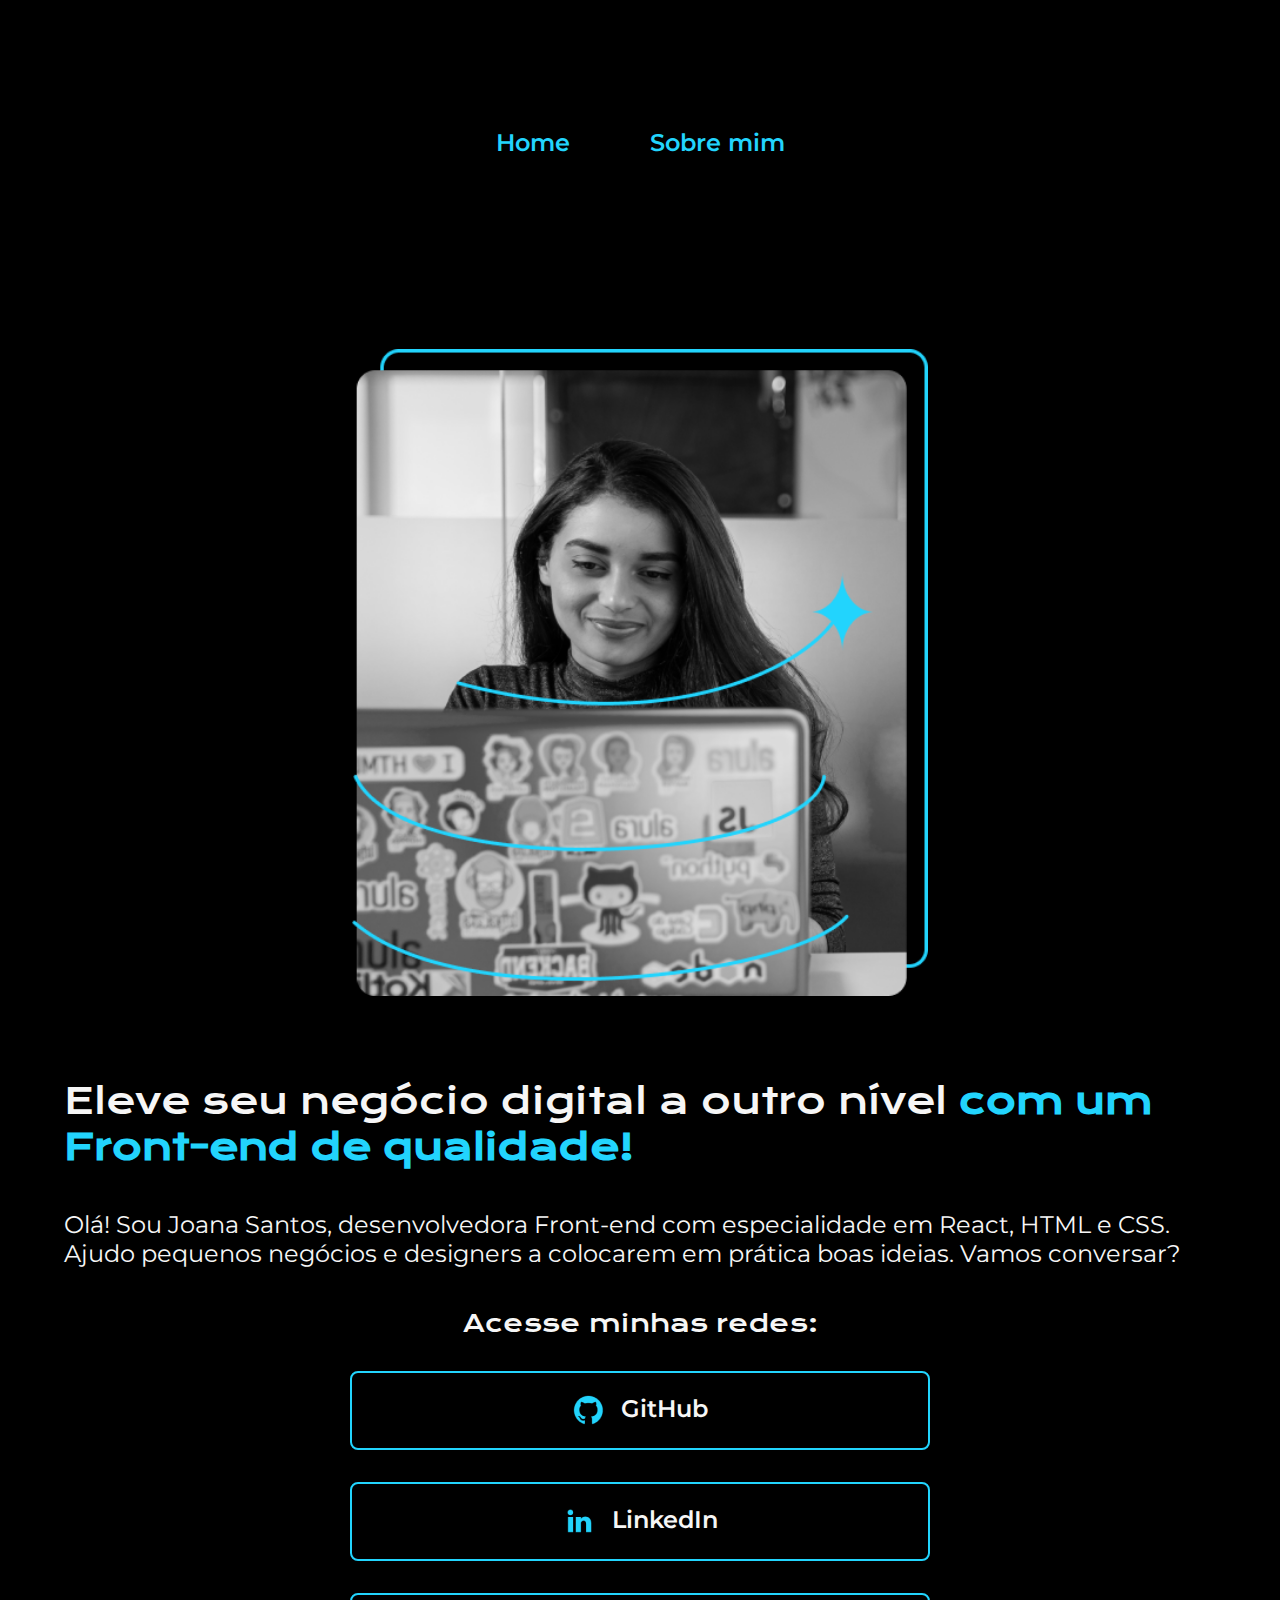
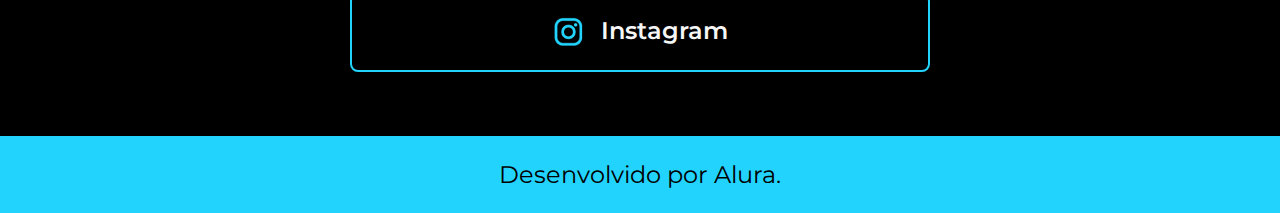
<file: index.html>
<!DOCTYPE html>
<html lang="pt-br">
  <head>
    <meta charset="UTF-8" />
    <meta name="viewport" content="width=device-width, initial-scale=1.0" />
    <title>Home</title>
    <link rel="stylesheet" href="./styles/style.css" />
  </head>
  <body>
    <header class="cabecalho">
      <nav class="cabecalho__menu">
        <a class="cabecalho__menu__link" href="index.html">Home</a>
        <a class="cabecalho__menu__link" href="about.html">Sobre mim</a>
      </nav>
    </header>
    <main class="apresentacao">
      <section class="apresentacao__conteudo">
        <h1 class="apresentacao__conteudo__titulo">
          Eleve seu negócio digital a outro nível
          <strong class="titulo-destaque"
            >com um Front-end de qualidade!</strong
          >
        </h1>
        <p class="apresentacao__conteudo__texto">
          Olá! Sou Joana Santos, desenvolvedora Front-end com especialidade em
          React, HTML e CSS. Ajudo pequenos negócios e designers a colocarem em
          prática boas ideias. Vamos conversar?
        </p>
        <div class="apresentacao__links">
          <h2 class="apresentacao__links__subtitulo">Acesse minhas redes:</h2>
          <a
            class="apresentacao__links__navegacao"
            href="https://github.com/alura-cursos"
            target="_blank"
          >
            <img src="./assets/github.png" />
            GitHub
          </a>
          <a
            class="apresentacao__links__navegacao"
            href="https://www.linkedin.com/school/aluracursos/"
            target="_blank"
          >
            <img src="./assets/linkedin.png" />
            LinkedIn
          </a>
          <a
            class="apresentacao__links__navegacao"
            href="https://www.instagram.com/aluraonline/"
            target="_blank"
          >
            <img src="./assets/instagram.png" />
            Instagram
          </a>
        </div>
      </section>
      <img class="apresentacao__imagem"
        src="./assets/imagem.png"
        alt="Foto da Joana Santos sentada em frente ao
      computador programando"
      />
    </main>
    <footer class="rodape">
      <p>Desenvolvido por Alura.</p>
    </footer>
  </body>
</html>
</file>
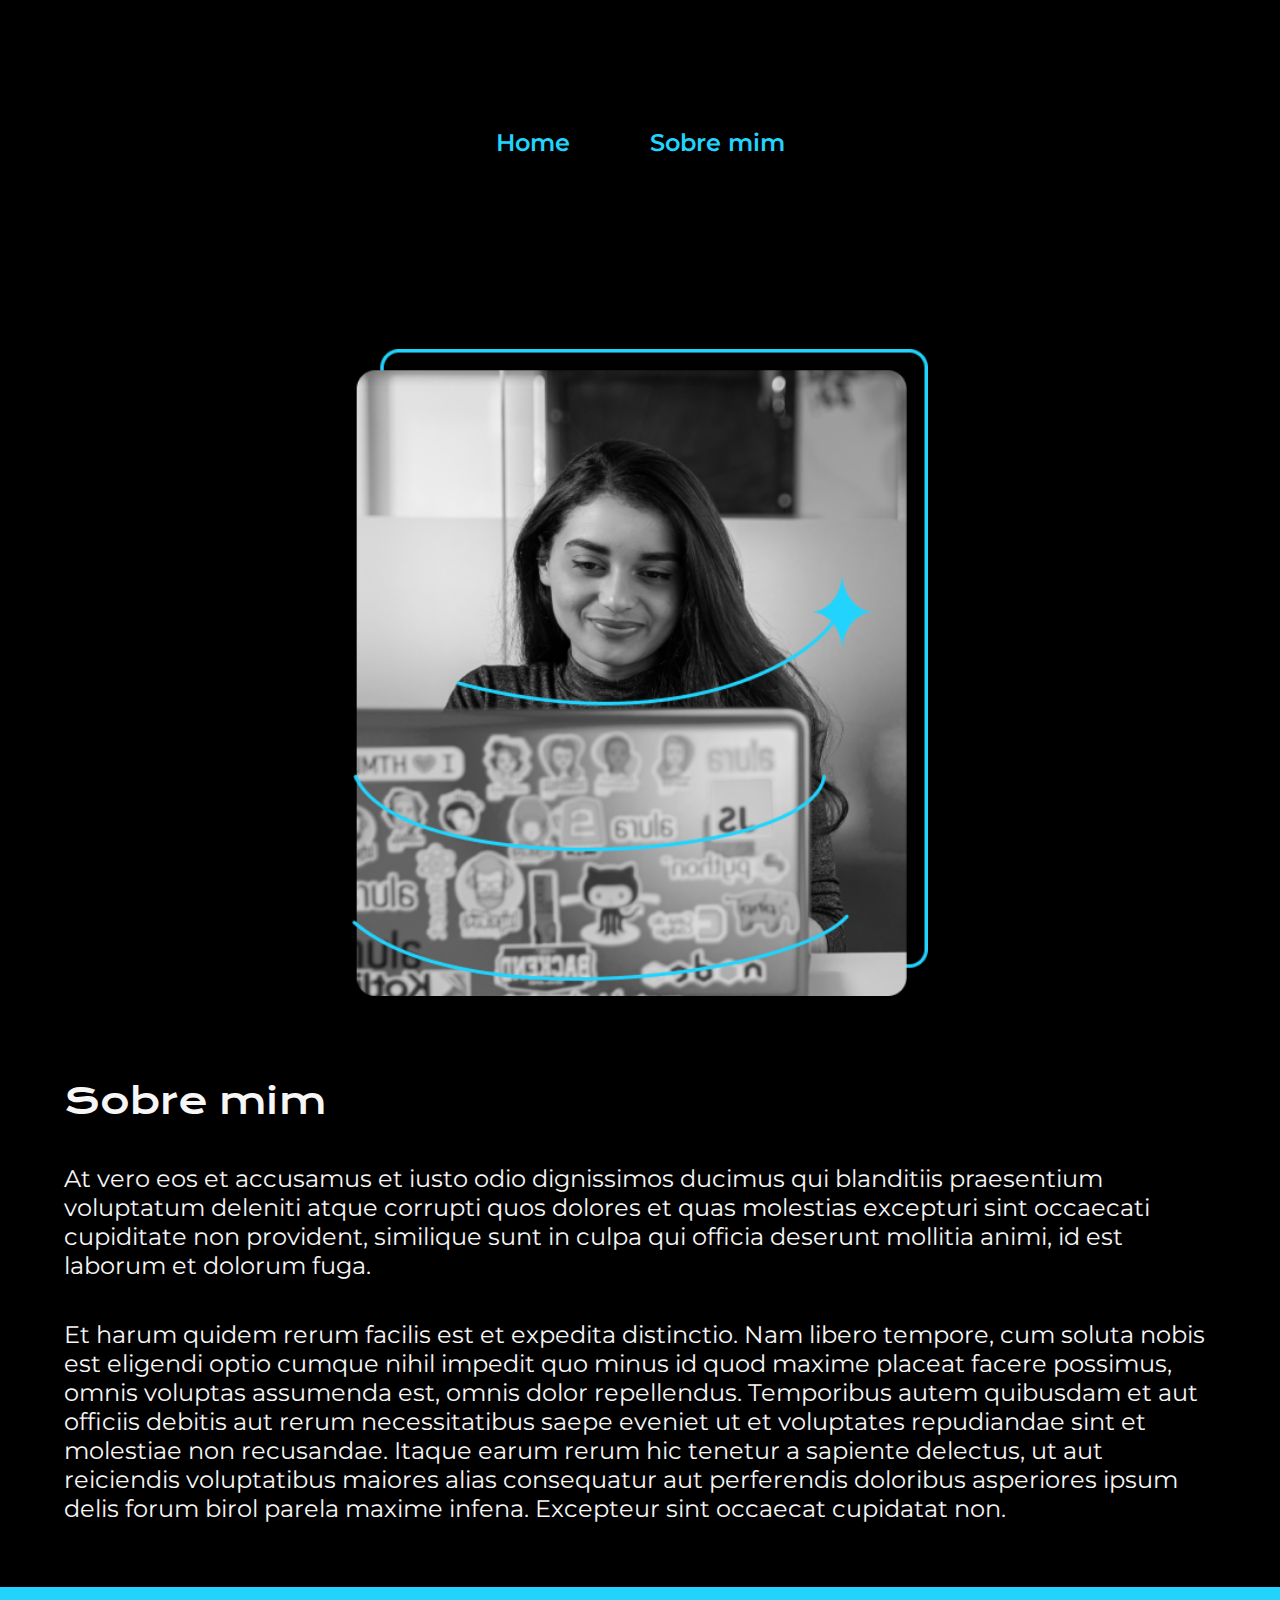
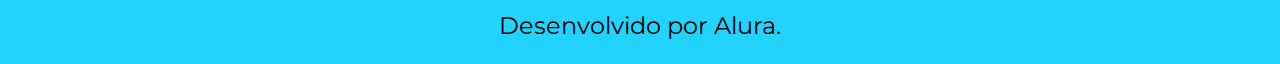
<file: about.html>
<!DOCTYPE html>
<html lang="pt-br">
  <head>
    <meta charset="UTF-8" />
    <meta name="viewport" content="width=device-width, initial-scale=1.0" />
    <title>Sobre mim</title>
    <link rel="stylesheet" href="./styles/style.css" />
  </head>
  <body>
    <header class="cabecalho">
      <nav class="cabecalho__menu">
        <a class="cabecalho__menu__link" href="index.html">Home</a>
        <a class="cabecalho__menu__link" href="about.html">Sobre mim</a>
      </nav>
    </header>
    <main class="apresentacao">
      <section class="apresentacao__conteudo">
        <h1 class="apresentacao__conteudo__titulo">Sobre mim</h1>
        <p class="apresentacao__conteudo__texto">
          At vero eos et accusamus et iusto odio dignissimos ducimus qui
          blanditiis praesentium voluptatum deleniti atque corrupti quos dolores
          et quas molestias excepturi sint occaecati cupiditate non provident,
          similique sunt in culpa qui officia deserunt mollitia animi, id est
          laborum et dolorum fuga.
        </p>
        <p class="apresentacao__conteudo__texto">
          Et harum quidem rerum facilis est et expedita distinctio. Nam libero
          tempore, cum soluta nobis est eligendi optio cumque nihil impedit quo
          minus id quod maxime placeat facere possimus, omnis voluptas assumenda
          est, omnis dolor repellendus. Temporibus autem quibusdam et aut
          officiis debitis aut rerum necessitatibus saepe eveniet ut et
          voluptates repudiandae sint et molestiae non recusandae. Itaque earum
          rerum hic tenetur a sapiente delectus, ut aut reiciendis voluptatibus
          maiores alias consequatur aut perferendis doloribus asperiores ipsum
          delis forum birol parela maxime infena. Excepteur sint occaecat
          cupidatat non.
        </p>
      </section>
      <img class="apresentacao__imagem"
        src="./assets/imagem.png"
        alt="Foto da Joana Santos sentada em frente ao
      computador programando"
      />
    </main>
    <footer class="rodape">
      <p>Desenvolvido por Alura.</p>
    </footer>
  </body>
</html>
</file>
<file: styles/style.css>
@import url("https://fonts.googleapis.com/css2?family=Krona+One&family=Montserrat:wght@400;600&display=swap");

:root {
  --cor-primaria: #000000;
  --cor-secundaria: #f6f6f6;
  --cor-terciaria: #22d4fd;
  --cor-hover: #272727;

  --fonte-primaria: "Krona One", sans-serif;
  --fonte-secundaria: "Montserrat", sans-serif;
}

* {
  margin: 0;
  padding: 0;
}

body {
  box-sizing: border-box;
  background-color: var(--cor-primaria);
  color: var(--cor-secundaria);
}

.cabecalho {
  padding: 2% 0% 0% 15%;
}

.cabecalho__menu {
  display: flex;
  gap: 80px;
}

.cabecalho__menu__link {
  font-family: var(--fonte-secundaria);
  font-size: 1.5rem;
  font-weight: 600;
  color: var(--cor-terciaria);
  text-decoration: none;
}

.apresentacao {
  padding: 5% 15%;
  display: flex;
  align-items: center;
  justify-content: space-between;
  gap: 82px;
}

.apresentacao__conteudo {
  width: 50%;
  display: flex;
  flex-direction: column;
  gap: 40px;
}

.apresentacao__conteudo__titulo {
  font-size: 2.25rem;
  font-family: var(--fonte-primaria);
  font-weight: 400;
}

.titulo-destaque {
  color: var(--cor-terciaria);
}

.apresentacao__conteudo__texto {
  font-size: 1.5rem;
  font-family: var(--fonte-secundaria);
}

.apresentacao__links__subtitulo {
  font-family: var(--fonte-primaria);
  font-weight: 400;
  font-size: 1.5rem;
}

.apresentacao__links {
  display: flex;
  flex-direction: column;
  justify-content: space-between;
  align-items: center;
  gap: 32px;
}

.apresentacao__links__navegacao {
  display: flex;
  justify-content: center;
  gap: 16px;
  border: 2px solid var(--cor-terciaria);
  width: 50%;
  text-align: center;
  border-radius: 8px;
  font-size: 1.5rem;
  font-weight: 600;
  padding: 21.5px 0;
  text-decoration: none;
  color: var(--cor-secundaria);
  font-family: var(--fonte-secundaria);
}

.apresentacao__links__navegacao:hover {
  background-color: var(--cor-hover);
}

.apresentacao__imagem {
  width: 50%;
}

.rodape {
  color: var(--cor-primaria);
  background-color: var(--cor-terciaria);
  padding: 24px;
  text-align: center;
  font-family: var(--fonte-secundaria);
  font-size: 1.5rem;
  font-weight: 400;
}

@media (max-width: 1450px) {
  .cabecalho {
    padding: 10%;
  }

  .cabecalho__menu {
    justify-content: center;
  }

  .apresentacao {
    flex-direction: column-reverse;
    padding: 5%;
  }

  .apresentacao__conteudo {
    width: auto;
  }
}
</file>
